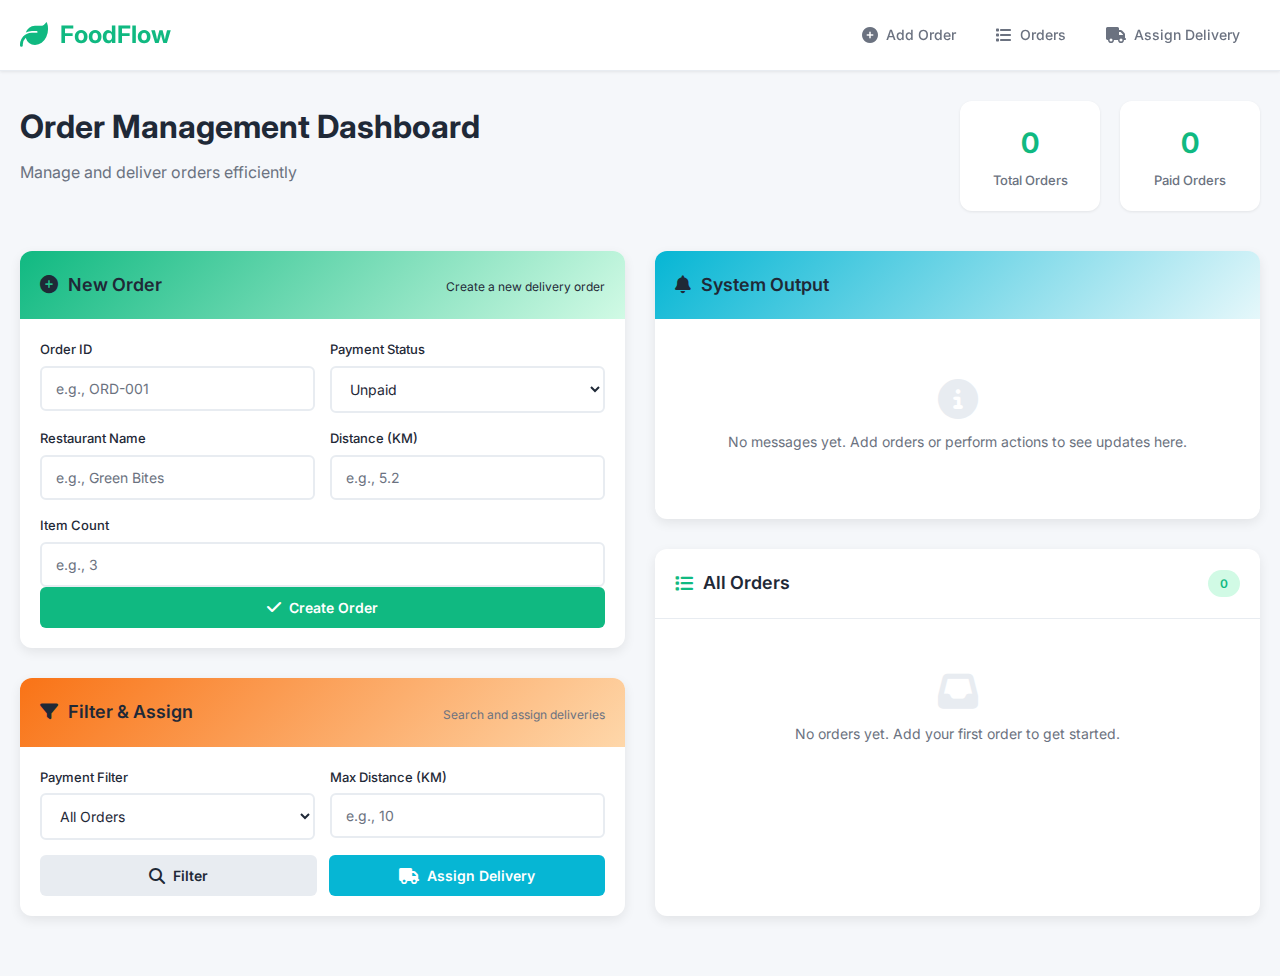
<file: index.html>
<!DOCTYPE html>
<html lang="en">

<head>
    <meta charset="UTF-8">
    <meta name="viewport" content="width=device-width, initial-scale=1.0">
    <title>Food Delivery Order Manager</title>
    <link rel="stylesheet" href="https://cdnjs.cloudflare.com/ajax/libs/font-awesome/6.4.0/css/all.min.css">
    <link href="https://fonts.googleapis.com/css2?family=Poppins:wght@400;500;600;700&family=Inter:wght@400;500;600&display=swap" rel="stylesheet">
    <link rel="stylesheet" href="style.css">
</head>

<body>
    <!-- NAVIGATION BAR -->
    <nav class="navbar">
        <div class="nav-container">
            <div class="nav-brand">
                <i class="fas fa-leaf"></i>
                <span>FoodFlow</span>
            </div>
            <ul class="nav-menu">
                <li>
                    <a href="add-order.html" class="nav-link">
                        <i class="fas fa-plus-circle"></i> Add Order
                    </a>
                </li>
                <li>
                    <a href="orders.html" class="nav-link">
                        <i class="fas fa-list"></i> Orders
                    </a>
                </li>
                <li>
                    <a href="assign-delivery.html" class="nav-link">
                        <i class="fas fa-truck"></i> Assign Delivery
                    </a>
                </li>
            </ul>
        </div>
    </nav>

    <!-- MAIN CONTAINER -->
    <div class="main-container">
        <div class="dashboard">
            <!-- WELCOME HEADER -->
            <div class="welcome-header">
                <div>
                    <h1>Order Management Dashboard</h1>
                    <p class="subtitle">Manage and deliver orders efficiently</p>
                </div>
                <div class="header-stats">
                    <div class="stat-item">
                        <span class="stat-number" id="totalOrders">0</span>
                        <span class="stat-label">Total Orders</span>
                    </div>
                    <div class="stat-item">
                        <span class="stat-number" id="paidOrders">0</span>
                        <span class="stat-label">Paid Orders</span>
                    </div>
                </div>
            </div>

            <!-- TWO COLUMN LAYOUT -->
            <div class="content-grid">
                <!-- LEFT PANEL -->
                <div class="left-panel">
                    <!-- ADD ORDER FORM CARD -->
                    <div class="card add-order-card" id="add-order">
                        <div class="card-header">
                            <h2><i class="fas fa-plus-circle"></i> New Order</h2>
                            <p class="card-subtitle">Create a new delivery order</p>
                        </div>
                        <form class="form-group" onsubmit="addOrder(event)">
                            <div class="form-row">
                                <div class="form-field">
                                    <label>Order ID</label>
                                    <input type="text" id="orderId" placeholder="e.g., ORD-001" class="form-input">
                                </div>
                                <div class="form-field">
                                    <label>Payment Status</label>
                                    <select id="isPaid" class="form-input">
                                        <option value="false">Unpaid</option>
                                        <option value="true">Paid</option>
                                    </select>
                                </div>
                            </div>

                            <div class="form-row">
                                <div class="form-field">
                                    <label>Restaurant Name</label>
                                    <input type="text" id="restaurantName" placeholder="e.g., Green Bites" class="form-input">
                                </div>
                                <div class="form-field">
                                    <label>Distance (KM)</label>
                                    <input type="number" id="distance" placeholder="e.g., 5.2" step="0.1" class="form-input">
                                </div>
                            </div>

                            <div class="form-field">
                                <label>Item Count</label>
                                <input type="number" id="itemCount" placeholder="e.g., 3" class="form-input">
                            </div>

                            <button type="submit" class="btn btn-primary btn-block">
                                <i class="fas fa-check"></i> Create Order
                            </button>
                        </form>
                    </div>

                    <!-- FILTER & ASSIGN SECTION -->
                    <div class="card filter-card" id="assign">
                        <div class="card-header">
                            <h2><i class="fas fa-filter"></i> Filter & Assign</h2>
                            <p class="card-subtitle">Search and assign deliveries</p>
                        </div>
                        <div class="filter-section">
                            <div class="form-row">
                                <div class="form-field">
                                    <label>Payment Filter</label>
                                    <select id="filterPaid" class="form-input">
                                        <option value="all">All Orders</option>
                                        <option value="paid">Paid Only</option>
                                        <option value="unpaid">Unpaid Only</option>
                                    </select>
                                </div>
                                <div class="form-field">
                                    <label>Max Distance (KM)</label>
                                    <input type="number" id="maxDistance" placeholder="e.g., 10" step="0.1" class="form-input">
                                </div>
                            </div>

                            <div class="button-group">
                                <button onclick="filterOrders()" class="btn btn-secondary">
                                    <i class="fas fa-search"></i> Filter
                                </button>
                                <button onclick="assignDelivery()" class="btn btn-success">
                                    <i class="fas fa-truck"></i> Assign Delivery
                                </button>
                            </div>
                        </div>
                    </div>
                </div>

                <!-- RIGHT PANEL -->
                <div class="right-panel">
                    <!-- OUTPUT PANEL -->
                    <div class="card output-card" id="output-card">
                        <div class="card-header">
                            <h2><i class="fas fa-bell"></i> System Output</h2>
                        </div>
                        <div class="output-content" id="output">
                            <div class="empty-state">
                                <i class="fas fa-info-circle"></i>
                                <p>No messages yet. Add orders or perform actions to see updates here.</p>
                            </div>
                        </div>
                    </div>

                    <!-- ORDERS LIST -->
                    <div class="card orders-card" id="orders">
                        <div class="card-header">
                            <h2><i class="fas fa-list"></i> All Orders</h2>
                            <span class="order-count" id="orderCount">0</span>
                        </div>
                        <div class="orders-list-container">
                            <ul class="orders-list" id="orderList">
                                <li class="empty-list">
                                    <i class="fas fa-inbox"></i>
                                    <p>No orders yet. Add your first order to get started.</p>
                                </li>
                            </ul>
                        </div>
                    </div>
                </div>
            </div>
        </div>
    </div>
    </div>
    </div>
    </div>

    <script src="script.js"></script>
</body>

</html>
</file>
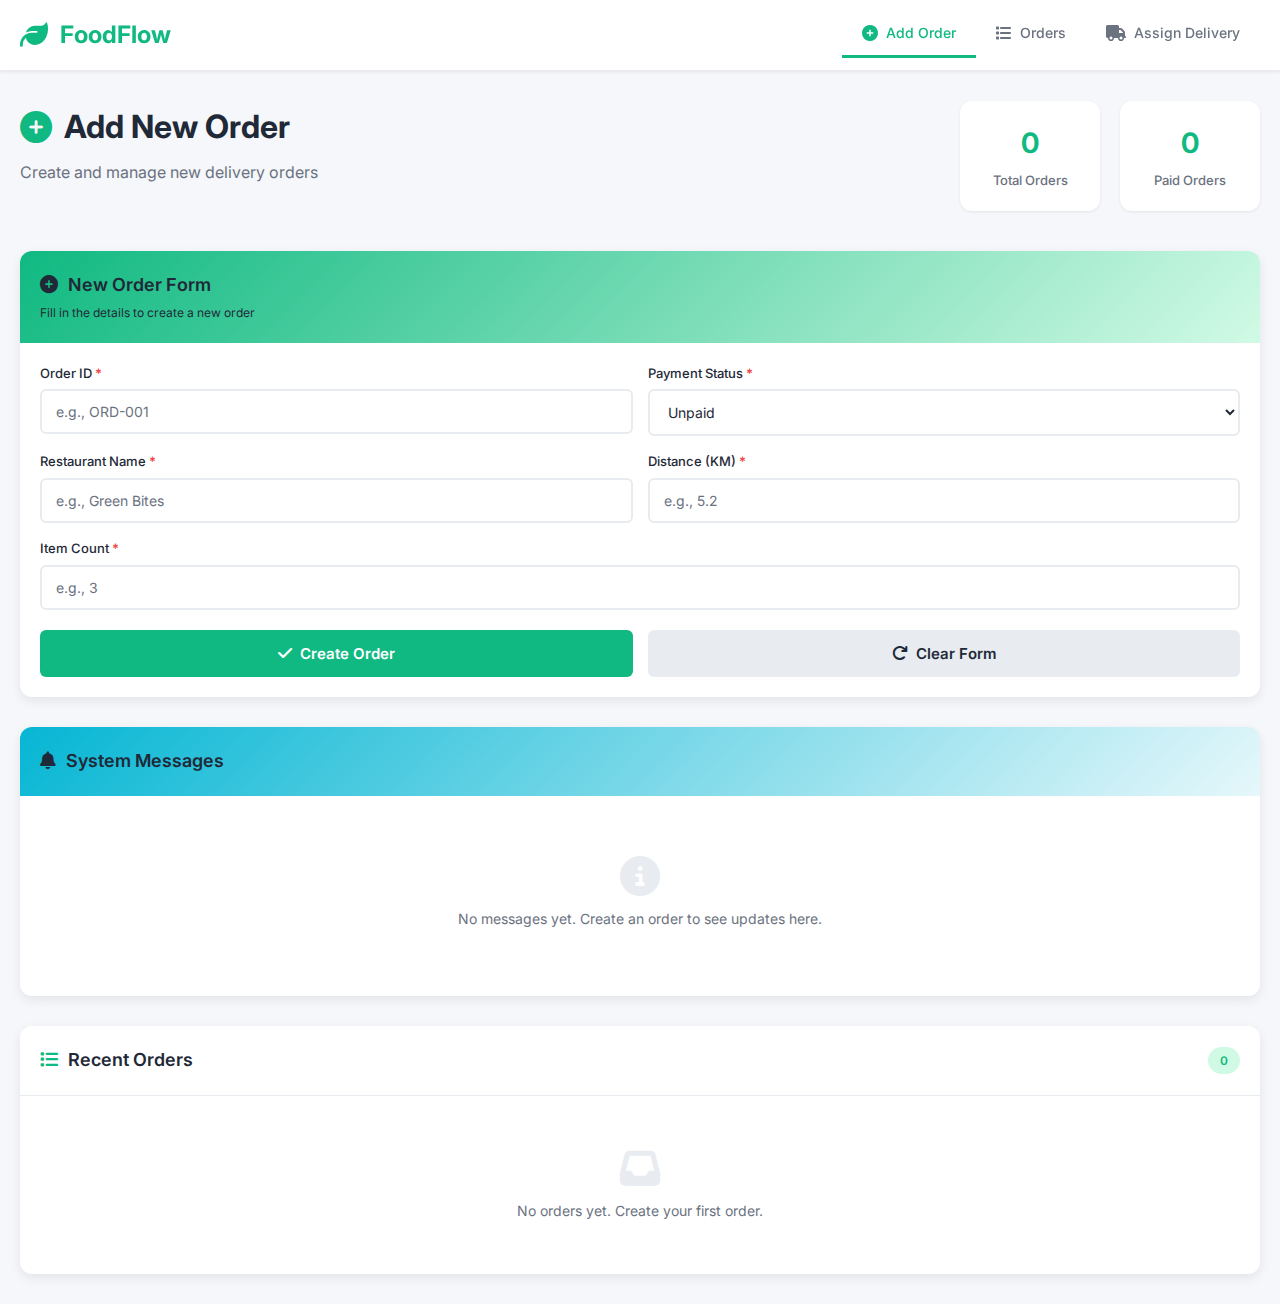
<file: add-order.html>
<!DOCTYPE html>
<html lang="en">

<head>
    <meta charset="UTF-8">
    <meta name="viewport" content="width=device-width, initial-scale=1.0">
    <title>Add Order - FoodFlow</title>
    <link rel="stylesheet" href="https://cdnjs.cloudflare.com/ajax/libs/font-awesome/6.4.0/css/all.min.css">
    <link href="https://fonts.googleapis.com/css2?family=Poppins:wght@400;500;600;700&family=Inter:wght@400;500;600&display=swap" rel="stylesheet">
    <link rel="stylesheet" href="style.css">
</head>

<body>
    <!-- NAVIGATION BAR -->
    <nav class="navbar">
        <div class="nav-container">
            <div class="nav-brand">
                <i class="fas fa-leaf"></i>
                <span>FoodFlow</span>
            </div>
            <ul class="nav-menu">
                <li>
                    <a href="add-order.html" class="nav-link active">
                        <i class="fas fa-plus-circle"></i> Add Order
                    </a>
                </li>
                <li>
                    <a href="orders.html" class="nav-link">
                        <i class="fas fa-list"></i> Orders
                    </a>
                </li>
                <li>
                    <a href="assign-delivery.html" class="nav-link">
                        <i class="fas fa-truck"></i> Assign Delivery
                    </a>
                </li>
            </ul>
        </div>
    </nav>

    <!-- MAIN CONTAINER -->
    <div class="main-container">
        <div class="dashboard">
            <!-- PAGE HEADER -->
            <div class="page-header">
                <div>
                    <h1><i class="fas fa-plus-circle"></i> Add New Order</h1>
                    <p class="subtitle">Create and manage new delivery orders</p>
                </div>
                <div class="header-stats">
                    <div class="stat-item">
                        <span class="stat-number" id="totalOrders">0</span>
                        <span class="stat-label">Total Orders</span>
                    </div>
                    <div class="stat-item">
                        <span class="stat-number" id="paidOrders">0</span>
                        <span class="stat-label">Paid Orders</span>
                    </div>
                </div>
            </div>

            <!-- CONTENT AREA -->
            <div class="single-column-layout">
                <!-- ADD ORDER FORM CARD -->
                <div class="card add-order-card">
                    <div class="card-header">
                        <div>
                            <h2><i class="fas fa-plus-circle"></i> New Order Form</h2>
                            <p class="card-subtitle">Fill in the details to create a new order</p>
                        </div>
                    </div>
                    <form class="form-group" onsubmit="addOrder(event)">
                        <div class="form-row">
                            <div class="form-field">
                                <label>Order ID <span class="required">*</span></label>
                                <input type="text" id="orderId" placeholder="e.g., ORD-001" class="form-input" required>
                            </div>
                            <div class="form-field">
                                <label>Payment Status <span class="required">*</span></label>
                                <select id="isPaid" class="form-input" required>
                                    <option value="false">Unpaid</option>
                                    <option value="true">Paid</option>
                                </select>
                            </div>
                        </div>

                        <div class="form-row">
                            <div class="form-field">
                                <label>Restaurant Name <span class="required">*</span></label>
                                <input type="text" id="restaurantName" placeholder="e.g., Green Bites" class="form-input" required>
                            </div>
                            <div class="form-field">
                                <label>Distance (KM) <span class="required">*</span></label>
                                <input type="number" id="distance" placeholder="e.g., 5.2" step="0.1" min="0" class="form-input" required>
                            </div>
                        </div>

                        <div class="form-field">
                            <label>Item Count <span class="required">*</span></label>
                            <input type="number" id="itemCount" placeholder="e.g., 3" min="1" class="form-input" required>
                        </div>

                        <div class="form-actions">
                            <button type="submit" class="btn btn-primary btn-lg">
                                <i class="fas fa-check"></i> Create Order
                            </button>
                            <button type="reset" class="btn btn-secondary btn-lg">
                                <i class="fas fa-redo"></i> Clear Form
                            </button>
                        </div>
                    </form>
                </div>

                <!-- OUTPUT PANEL -->
                <div class="card output-card">
                    <div class="card-header">
                        <h2><i class="fas fa-bell"></i> System Messages</h2>
                    </div>
                    <div class="output-content" id="output">
                        <div class="empty-state">
                            <i class="fas fa-info-circle"></i>
                            <p>No messages yet. Create an order to see updates here.</p>
                        </div>
                    </div>
                </div>

                <!-- RECENT ORDERS -->
                <div class="card orders-card">
                    <div class="card-header">
                        <h2><i class="fas fa-list"></i> Recent Orders</h2>
                        <span class="order-count" id="orderCount">0</span>
                    </div>
                    <div class="orders-list-container">
                        <ul class="orders-list" id="orderList">
                            <li class="empty-list">
                                <i class="fas fa-inbox"></i>
                                <p>No orders yet. Create your first order.</p>
                            </li>
                        </ul>
                    </div>
                </div>
            </div>
        </div>
    </div>

    <script src="script.js"></script>
</body>

</html>
</file>
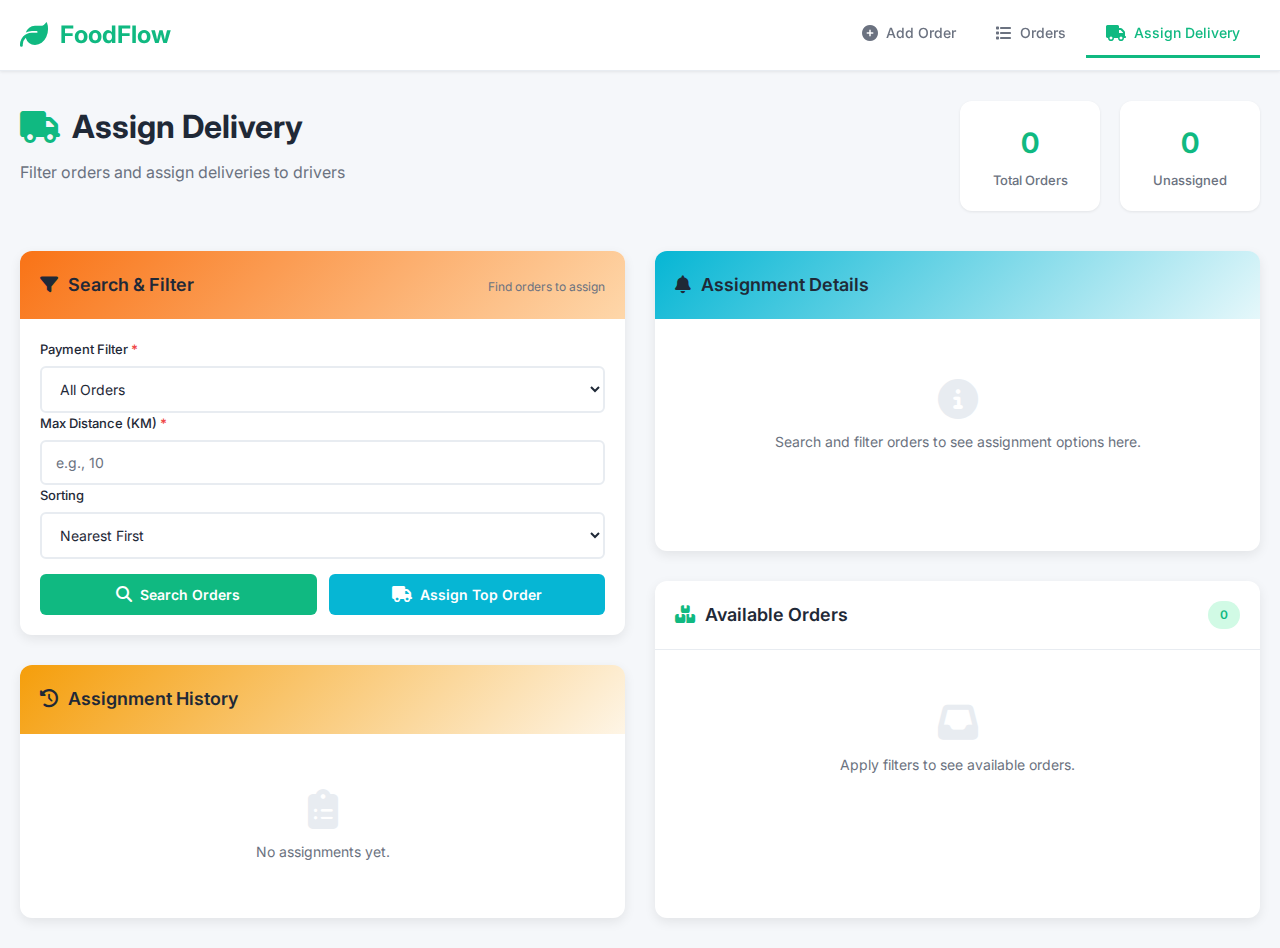
<file: assign-delivery.html>
<!DOCTYPE html>
<html lang="en">

<head>
    <meta charset="UTF-8">
    <meta name="viewport" content="width=device-width, initial-scale=1.0">
    <title>Assign Delivery - FoodFlow</title>
    <link rel="stylesheet" href="https://cdnjs.cloudflare.com/ajax/libs/font-awesome/6.4.0/css/all.min.css">
    <link href="https://fonts.googleapis.com/css2?family=Poppins:wght@400;500;600;700&family=Inter:wght@400;500;600&display=swap" rel="stylesheet">
    <link rel="stylesheet" href="style.css">
</head>

<body>
    <!-- NAVIGATION BAR -->
    <nav class="navbar">
        <div class="nav-container">
            <div class="nav-brand">
                <i class="fas fa-leaf"></i>
                <span>FoodFlow</span>
            </div>
            <ul class="nav-menu">
                <li>
                    <a href="add-order.html" class="nav-link">
                        <i class="fas fa-plus-circle"></i> Add Order
                    </a>
                </li>
                <li>
                    <a href="orders.html" class="nav-link">
                        <i class="fas fa-list"></i> Orders
                    </a>
                </li>
                <li>
                    <a href="assign-delivery.html" class="nav-link active">
                        <i class="fas fa-truck"></i> Assign Delivery
                    </a>
                </li>
            </ul>
        </div>
    </nav>

    <!-- MAIN CONTAINER -->
    <div class="main-container">
        <div class="dashboard">
            <!-- PAGE HEADER -->
            <div class="page-header">
                <div>
                    <h1><i class="fas fa-truck"></i> Assign Delivery</h1>
                    <p class="subtitle">Filter orders and assign deliveries to drivers</p>
                </div>
                <div class="header-stats">
                    <div class="stat-item">
                        <span class="stat-number" id="totalOrders">0</span>
                        <span class="stat-label">Total Orders</span>
                    </div>
                    <div class="stat-item">
                        <span class="stat-number" id="unassignedOrders">0</span>
                        <span class="stat-label">Unassigned</span>
                    </div>
                </div>
            </div>

            <!-- CONTENT AREA -->
            <div class="assign-layout">
                <!-- LEFT: FILTER & ASSIGN PANEL -->
                <div class="assign-left-panel">
                    <!-- FILTER CARD -->
                    <div class="card filter-card">
                        <div class="card-header">
                            <h2><i class="fas fa-filter"></i> Search & Filter</h2>
                            <p class="card-subtitle">Find orders to assign</p>
                        </div>
                        <div class="filter-section">
                            <div class="form-field">
                                <label>Payment Filter <span class="required">*</span></label>
                                <select id="filterPaid" class="form-input">
                                    <option value="all">All Orders</option>
                                    <option value="paid">Paid Only</option>
                                    <option value="unpaid">Unpaid Only</option>
                                </select>
                            </div>

                            <div class="form-field">
                                <label>Max Distance (KM) <span class="required">*</span></label>
                                <input type="number" id="maxDistance" placeholder="e.g., 10" step="0.1" min="0" class="form-input" required>
                            </div>

                            <div class="form-field">
                                <label>Sorting</label>
                                <select id="sortBy" class="form-input">
                                    <option value="distance">Nearest First</option>
                                    <option value="latest">Latest First</option>
                                    <option value="items">Most Items</option>
                                </select>
                            </div>

                            <div class="button-group">
                                <button onclick="filterOrders()" class="btn btn-primary btn-block">
                                    <i class="fas fa-search"></i> Search Orders
                                </button>
                                <button onclick="assignDelivery()" class="btn btn-success btn-block">
                                    <i class="fas fa-truck"></i> Assign Top Order
                                </button>
                            </div>
                        </div>
                    </div>

                    <!-- ASSIGNMENT HISTORY -->
                    <div class="card history-card">
                        <div class="card-header">
                            <h2><i class="fas fa-history"></i> Assignment History</h2>
                        </div>
                        <div class="history-content" id="assignmentHistory">
                            <div class="empty-state">
                                <i class="fas fa-clipboard-list"></i>
                                <p>No assignments yet.</p>
                            </div>
                        </div>
                    </div>
                </div>

                <!-- RIGHT: RESULTS & OUTPUT PANEL -->
                <div class="assign-right-panel">
                    <!-- SYSTEM OUTPUT -->
                    <div class="card output-card output-card-large">
                        <div class="card-header">
                            <h2><i class="fas fa-bell"></i> Assignment Details</h2>
                        </div>
                        <div class="output-content" id="output">
                            <div class="empty-state">
                                <i class="fas fa-info-circle"></i>
                                <p>Search and filter orders to see assignment options here.</p>
                            </div>
                        </div>
                    </div>

                    <!-- AVAILABLE ORDERS -->
                    <div class="card orders-card">
                        <div class="card-header">
                            <h2><i class="fas fa-boxes"></i> Available Orders</h2>
                            <span class="order-count" id="availableCount">0</span>
                        </div>
                        <div class="orders-list-container">
                            <ul class="orders-list" id="availableOrdersList">
                                <li class="empty-list">
                                    <i class="fas fa-inbox"></i>
                                    <p>Apply filters to see available orders.</p>
                                </li>
                            </ul>
                        </div>
                    </div>
                </div>
            </div>
        </div>
    </div>

    <script src="script.js"></script>
</body>

</html>
</file>
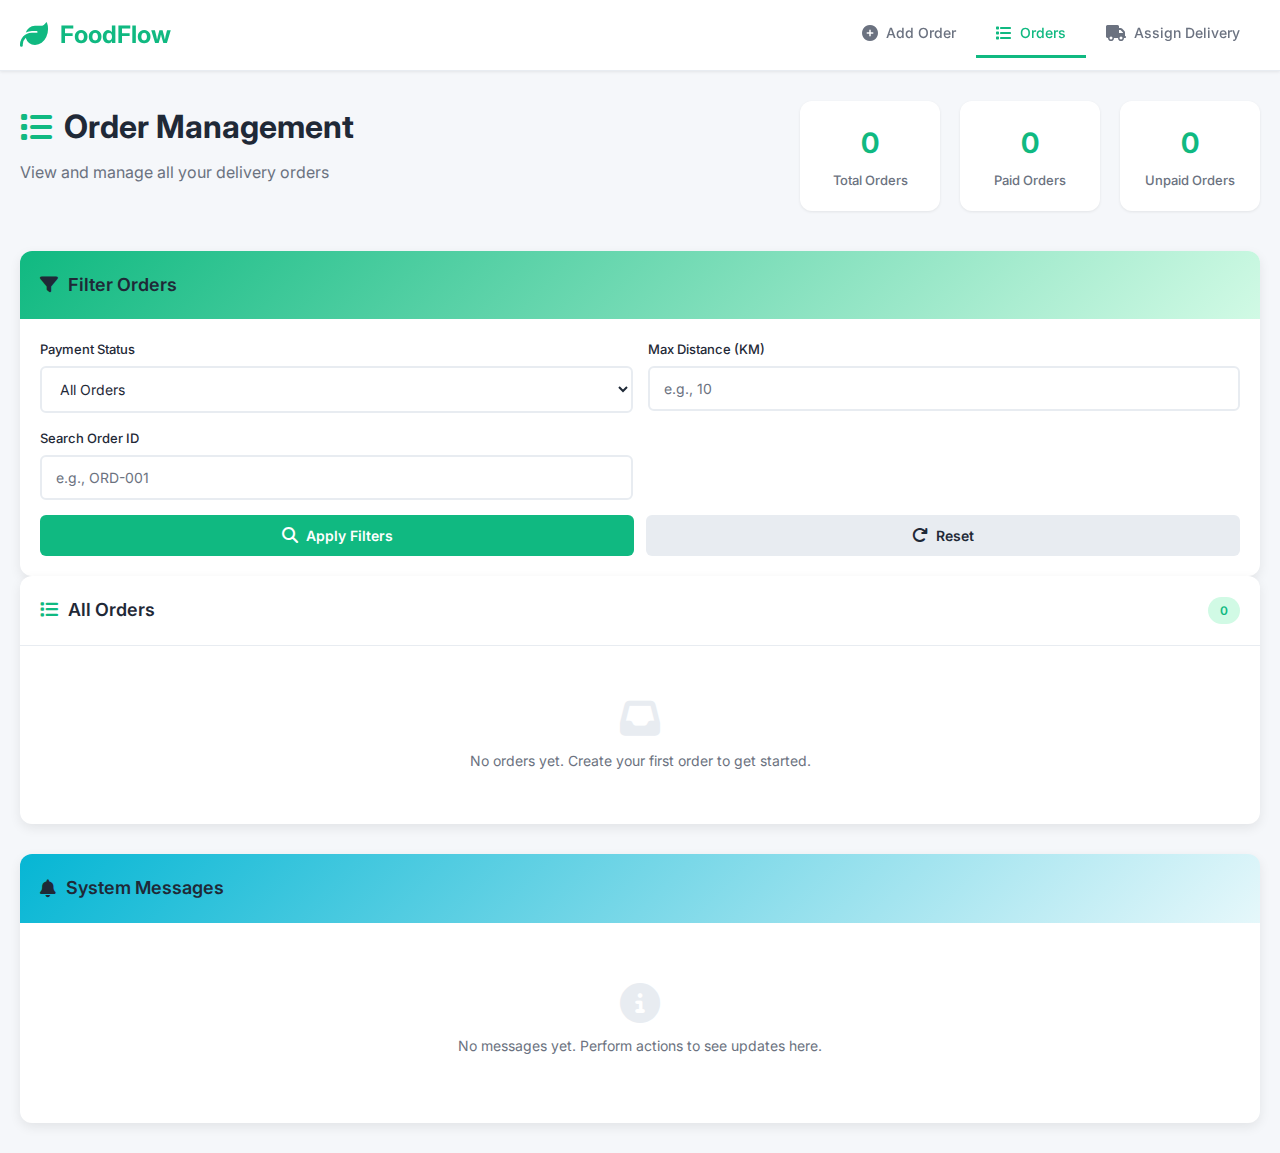
<file: orders.html>
<!DOCTYPE html>
<html lang="en">

<head>
    <meta charset="UTF-8">
    <meta name="viewport" content="width=device-width, initial-scale=1.0">
    <title>Orders - FoodFlow</title>
    <link rel="stylesheet" href="https://cdnjs.cloudflare.com/ajax/libs/font-awesome/6.4.0/css/all.min.css">
    <link href="https://fonts.googleapis.com/css2?family=Poppins:wght@400;500;600;700&family=Inter:wght@400;500;600&display=swap" rel="stylesheet">
    <link rel="stylesheet" href="style.css">
</head>

<body>
    <!-- NAVIGATION BAR -->
    <nav class="navbar">
        <div class="nav-container">
            <div class="nav-brand">
                <i class="fas fa-leaf"></i>
                <span>FoodFlow</span>
            </div>
            <ul class="nav-menu">
                <li>
                    <a href="add-order.html" class="nav-link">
                        <i class="fas fa-plus-circle"></i> Add Order
                    </a>
                </li>
                <li>
                    <a href="orders.html" class="nav-link active">
                        <i class="fas fa-list"></i> Orders
                    </a>
                </li>
                <li>
                    <a href="assign-delivery.html" class="nav-link">
                        <i class="fas fa-truck"></i> Assign Delivery
                    </a>
                </li>
            </ul>
        </div>
    </nav>

    <!-- MAIN CONTAINER -->
    <div class="main-container">
        <div class="dashboard">
            <!-- PAGE HEADER -->
            <div class="page-header">
                <div>
                    <h1><i class="fas fa-list"></i> Order Management</h1>
                    <p class="subtitle">View and manage all your delivery orders</p>
                </div>
                <div class="header-stats">
                    <div class="stat-item">
                        <span class="stat-number" id="totalOrders">0</span>
                        <span class="stat-label">Total Orders</span>
                    </div>
                    <div class="stat-item">
                        <span class="stat-number" id="paidOrders">0</span>
                        <span class="stat-label">Paid Orders</span>
                    </div>
                    <div class="stat-item">
                        <span class="stat-number" id="unpaidOrders">0</span>
                        <span class="stat-label">Unpaid Orders</span>
                    </div>
                </div>
            </div>

            <!-- FILTER SECTION -->
            <div class="filter-container card">
                <div class="card-header">
                    <h2><i class="fas fa-filter"></i> Filter Orders</h2>
                </div>
                <div class="filter-content">
                    <div class="form-row">
                        <div class="form-field">
                            <label>Payment Status</label>
                            <select id="filterPaid" class="form-input">
                                <option value="all">All Orders</option>
                                <option value="paid">Paid Only</option>
                                <option value="unpaid">Unpaid Only</option>
                            </select>
                        </div>
                        <div class="form-field">
                            <label>Max Distance (KM)</label>
                            <input type="number" id="filterDistance" placeholder="e.g., 10" step="0.1" min="0" class="form-input">
                        </div>
                        <div class="form-field">
                            <label>Search Order ID</label>
                            <input type="text" id="searchOrderId" placeholder="e.g., ORD-001" class="form-input">
                        </div>
                    </div>
                    <div class="button-group">
                        <button onclick="filterOrders()" class="btn btn-primary">
                            <i class="fas fa-search"></i> Apply Filters
                        </button>
                        <button onclick="resetFilters()" class="btn btn-secondary">
                            <i class="fas fa-redo"></i> Reset
                        </button>
                    </div>
                </div>
            </div>

            <!-- CONTENT AREA -->
            <div class="single-column-layout">
                <!-- ORDERS LIST -->
                <div class="card orders-card">
                    <div class="card-header">
                        <h2><i class="fas fa-list"></i> All Orders</h2>
                        <span class="order-count" id="orderCount">0</span>
                    </div>
                    <div class="orders-list-container">
                        <ul class="orders-list" id="orderList">
                            <li class="empty-list">
                                <i class="fas fa-inbox"></i>
                                <p>No orders yet. Create your first order to get started.</p>
                            </li>
                        </ul>
                    </div>
                </div>

                <!-- SYSTEM OUTPUT -->
                <div class="card output-card">
                    <div class="card-header">
                        <h2><i class="fas fa-bell"></i> System Messages</h2>
                    </div>
                    <div class="output-content" id="output">
                        <div class="empty-state">
                            <i class="fas fa-info-circle"></i>
                            <p>No messages yet. Perform actions to see updates here.</p>
                        </div>
                    </div>
                </div>
            </div>
        </div>
    </div>

    <script src="script.js"></script>
</body>

</html>
</file>
<file: style.css>
* {
    margin: 0;
    padding: 0;
    box-sizing: border-box;
}

:root {
    --color-white: #ffffff;
    --color-light-gray: #f5f7fa;
    --color-gray: #e8ecf1;
    --color-dark-gray: #6b7280;
    --color-text: #1f2937;
    --color-primary: #10b981;
    --color-primary-light: #d1fae5;
    --color-accent: #f97316;
    --color-accent-light: #fed7aa;
    --color-success: #06b6d4;
    --color-warning: #f59e0b;
    --color-danger: #ef4444;
    --color-paid: #10b981;
    --color-unpaid: #f97316;
    --shadow-sm: 0 1px 3px rgba(0, 0, 0, 0.08);
    --shadow-md: 0 4px 12px rgba(0, 0, 0, 0.08);
    --shadow-lg: 0 10px 30px rgba(0, 0, 0, 0.1);
    --radius-sm: 6px;
    --radius-md: 12px;
    --radius-lg: 16px;
    --transition: all 0.3s cubic-bezier(0.4, 0, 0.2, 1);
}

body {
    font-family: 'Inter', 'Poppins', -apple-system, BlinkMacSystemFont, 'Segoe UI', sans-serif;
    background: var(--color-light-gray);
    color: var(--color-text);
    line-height: 1.6;
}


/* NAVIGATION */

.navbar {
    background: var(--color-white);
    border-bottom: 1px solid var(--color-gray);
    position: sticky;
    top: 0;
    z-index: 100;
    box-shadow: var(--shadow-sm);
}

.nav-container {
    max-width: 1400px;
    margin: 0 auto;
    display: flex;
    align-items: center;
    justify-content: space-between;
    padding: 0 20px;
    height: 70px;
}

.nav-brand {
    display: flex;
    align-items: center;
    gap: 12px;
    font-size: 24px;
    font-weight: 700;
    color: var(--color-primary);
    transition: var(--transition);
}

.nav-brand:hover {
    color: var(--color-accent);
}

.nav-brand i {
    font-size: 28px;
}

.nav-menu {
    display: flex;
    list-style: none;
    gap: 0;
    margin: 0;
}

.nav-link {
    display: flex;
    align-items: center;
    gap: 8px;
    padding: 10px 20px;
    text-decoration: none;
    color: var(--color-dark-gray);
    font-size: 14px;
    font-weight: 500;
    transition: var(--transition);
    position: relative;
}

.nav-link i {
    font-size: 16px;
}

.nav-link:hover {
    color: var(--color-primary);
}

.nav-link.active {
    color: var(--color-primary);
    border-bottom: 3px solid var(--color-primary);
}


/* MAIN CONTAINER */

.main-container {
    max-width: 1400px;
    margin: 0 auto;
    padding: 30px 20px;
}

.dashboard {
    width: 100%;
}


/* WELCOME HEADER */

.welcome-header {
    display: flex;
    justify-content: space-between;
    align-items: flex-start;
    margin-bottom: 40px;
    flex-wrap: wrap;
    gap: 20px;
}

.welcome-header h1 {
    font-size: 32px;
    font-weight: 700;
    color: var(--color-text);
    margin-bottom: 8px;
}

.subtitle {
    color: var(--color-dark-gray);
    font-size: 16px;
}

.header-stats {
    display: flex;
    gap: 20px;
    flex-wrap: wrap;
}

.stat-item {
    background: var(--color-white);
    padding: 20px;
    border-radius: var(--radius-md);
    box-shadow: var(--shadow-sm);
    text-align: center;
    min-width: 140px;
}

.stat-number {
    display: block;
    font-size: 28px;
    font-weight: 700;
    color: var(--color-primary);
    margin-bottom: 4px;
}

.stat-label {
    display: block;
    font-size: 13px;
    color: var(--color-dark-gray);
    font-weight: 500;
}


/* CONTENT GRID */

.content-grid {
    display: grid;
    grid-template-columns: 1fr 1fr;
    gap: 30px;
    margin-bottom: 30px;
}


/* LEFT & RIGHT PANELS */

.left-panel,
.right-panel {
    display: flex;
    flex-direction: column;
    gap: 30px;
}


/* CARDS */

.card {
    background: var(--color-white);
    border-radius: var(--radius-md);
    box-shadow: var(--shadow-md);
    overflow: hidden;
    transition: var(--transition);
}

.card:hover {
    box-shadow: var(--shadow-lg);
    transform: translateY(-2px);
}

.card-header {
    padding: 20px;
    border-bottom: 1px solid var(--color-gray);
    display: flex;
    justify-content: space-between;
    align-items: center;
}

.card-header h2 {
    font-size: 18px;
    font-weight: 600;
    color: var(--color-text);
    display: flex;
    align-items: center;
    gap: 10px;
}

.card-header h2 i {
    color: var(--color-primary);
}

.card-subtitle {
    font-size: 12px;
    color: var(--color-dark-gray);
    margin-top: 4px;
}

.order-count {
    background: var(--color-primary-light);
    color: var(--color-primary);
    padding: 4px 12px;
    border-radius: 20px;
    font-size: 12px;
    font-weight: 600;
}


/* ADD ORDER CARD */

.add-order-card {
    padding: 0;
}

.add-order-card .card-header {
    background: linear-gradient(135deg, var(--color-primary) 0%, var(--color-primary-light) 100%);
    border: none;
}

.add-order-card .card-header h2,
.add-order-card .card-header .card-subtitle {
    color: var(--color-text);
}

.add-order-card .card-header h2 i {
    color: var(--color-text);
}


/* FILTER CARD */

.filter-card {
    padding: 0;
}

.filter-card .card-header {
    background: linear-gradient(135deg, var(--color-accent) 0%, var(--color-accent-light) 100%);
    border: none;
}

.filter-card .card-header h2 i {
    color: var(--color-text);
}

.filter-section {
    padding: 20px;
}


/* FORMS */

.form-group {
    padding: 20px;
}

.form-row {
    display: grid;
    grid-template-columns: 1fr 1fr;
    gap: 15px;
    margin-bottom: 15px;
}

.form-field {
    display: flex;
    flex-direction: column;
    gap: 6px;
}

.form-field label {
    font-size: 13px;
    font-weight: 500;
    color: var(--color-text);
}

.form-input {
    padding: 12px 14px;
    border: 2px solid var(--color-gray);
    border-radius: var(--radius-sm);
    font-size: 14px;
    font-family: 'Inter', -apple-system, BlinkMacSystemFont, 'Segoe UI', sans-serif;
    color: var(--color-text);
    transition: var(--transition);
    background: var(--color-white);
}

.form-input:focus {
    outline: none;
    border-color: var(--color-primary);
    box-shadow: 0 0 0 3px rgba(16, 185, 129, 0.1);
}

.form-input::placeholder {
    color: var(--color-dark-gray);
}

.form-row:last-child {
    margin-bottom: 0;
}

.form-field:only-child {
    grid-column: 1 / -1;
}


/* BUTTONS */

.button-group {
    display: grid;
    grid-template-columns: 1fr 1fr;
    gap: 12px;
    margin-top: 15px;
}

.btn {
    padding: 12px 20px;
    border: none;
    border-radius: var(--radius-sm);
    font-size: 14px;
    font-weight: 600;
    cursor: pointer;
    transition: var(--transition);
    display: inline-flex;
    align-items: center;
    justify-content: center;
    gap: 8px;
    font-family: 'Inter', -apple-system, BlinkMacSystemFont, 'Segoe UI', sans-serif;
}

.btn i {
    font-size: 16px;
}

.btn-primary {
    background: var(--color-primary);
    color: var(--color-white);
}

.btn-primary:hover {
    background: #059669;
    transform: translateY(-2px);
    box-shadow: 0 4px 12px rgba(16, 185, 129, 0.3);
}

.btn-secondary {
    background: var(--color-gray);
    color: var(--color-text);
}

.btn-secondary:hover {
    background: #d1d5db;
    transform: translateY(-2px);
}

.btn-success {
    background: var(--color-success);
    color: var(--color-white);
}

.btn-success:hover {
    background: #0891b2;
    transform: translateY(-2px);
    box-shadow: 0 4px 12px rgba(6, 182, 212, 0.3);
}

.btn-block {
    width: 100%;
}


/* OUTPUT CARD */

.output-card {
    padding: 0;
    min-height: 200px;
}

.output-card .card-header {
    background: linear-gradient(135deg, var(--color-success) 0%, rgba(6, 182, 212, 0.1) 100%);
    border: none;
}

.output-card .card-header h2 i {
    color: var(--color-text);
}

.output-content {
    padding: 20px;
    min-height: 200px;
    max-height: 400px;
    overflow-y: auto;
}

.empty-state {
    text-align: center;
    padding: 40px 20px;
    color: var(--color-dark-gray);
}

.empty-state i {
    font-size: 40px;
    color: var(--color-gray);
    margin-bottom: 12px;
    display: block;
}

.empty-state p {
    font-size: 14px;
}

.output-message {
    background: var(--color-light-gray);
    border-left: 4px solid var(--color-primary);
    padding: 12px;
    border-radius: var(--radius-sm);
    margin-bottom: 10px;
    font-size: 13px;
    animation: slideIn 0.3s ease-out;
}

.output-message.success {
    border-left-color: var(--color-primary);
    background: rgba(16, 185, 129, 0.05);
}

.output-message.warning {
    border-left-color: var(--color-accent);
    background: rgba(249, 115, 22, 0.05);
}

.output-message.error {
    border-left-color: var(--color-danger);
    background: rgba(239, 68, 68, 0.05);
}

@keyframes slideIn {
    from {
        opacity: 0;
        transform: translateX(-10px);
    }
    to {
        opacity: 1;
        transform: translateX(0);
    }
}


/* ORDERS CARD */

.orders-card {
    padding: 0;
    flex: 1;
    display: flex;
    flex-direction: column;
}

.orders-list-container {
    flex: 1;
    overflow-y: auto;
    max-height: 600px;
}

.orders-list {
    list-style: none;
    padding: 12px;
    margin: 0;
}

.orders-list li {
    margin-bottom: 12px;
}

.orders-list li:last-child {
    margin-bottom: 0;
}

.empty-list {
    padding: 40px 20px;
    text-align: center;
    color: var(--color-dark-gray);
}

.empty-list i {
    font-size: 40px;
    color: var(--color-gray);
    margin-bottom: 12px;
    display: block;
}

.empty-list p {
    font-size: 14px;
}


/* ORDER ITEM */

.order-item {
    background: var(--color-light-gray);
    border: 1px solid var(--color-gray);
    border-radius: var(--radius-sm);
    padding: 14px;
    transition: var(--transition);
}

.order-item:hover {
    border-color: var(--color-primary);
    background: rgba(16, 185, 129, 0.03);
    transform: translateX(4px);
}

.order-header {
    display: flex;
    justify-content: space-between;
    align-items: flex-start;
    margin-bottom: 10px;
}

.order-id {
    font-weight: 600;
    color: var(--color-text);
    font-size: 14px;
}

.order-badge {
    padding: 4px 10px;
    border-radius: 20px;
    font-size: 11px;
    font-weight: 600;
    display: inline-flex;
    align-items: center;
    gap: 4px;
}

.badge-paid {
    background: rgba(16, 185, 129, 0.1);
    color: var(--color-paid);
}

.badge-unpaid {
    background: rgba(249, 115, 22, 0.1);
    color: var(--color-unpaid);
}

.order-details {
    display: grid;
    grid-template-columns: 1fr 1fr;
    gap: 8px;
    font-size: 12px;
    color: var(--color-dark-gray);
}

.order-detail {
    display: flex;
    align-items: center;
    gap: 6px;
}

.order-detail i {
    color: var(--color-primary);
    font-size: 13px;
}


/* RESPONSIVE */

@media (max-width: 1024px) {
    .content-grid {
        grid-template-columns: 1fr;
        gap: 20px;
    }
    .welcome-header {
        flex-direction: column;
    }
    .form-row {
        grid-template-columns: 1fr;
    }
    .button-group {
        grid-template-columns: 1fr;
    }
}

@media (max-width: 768px) {
    .nav-container {
        flex-direction: column;
        height: auto;
        padding: 12px 20px;
        gap: 12px;
    }
    .nav-brand {
        font-size: 20px;
    }
    .nav-menu {
        width: 100%;
        justify-content: space-around;
    }
    .welcome-header h1 {
        font-size: 24px;
    }
    .header-stats {
        width: 100%;
    }
    .stat-item {
        flex: 1;
    }
    .main-container {
        padding: 20px 12px;
    }
    .content-grid {
        grid-template-columns: 1fr;
    }
    .card-header {
        flex-direction: column;
        align-items: flex-start;
        gap: 8px;
    }
    .order-details {
        grid-template-columns: 1fr;
    }
}


/* NEW STYLES FOR SEPARATE PAGES */


/* PAGE HEADER */

.page-header {
    display: flex;
    justify-content: space-between;
    align-items: flex-start;
    margin-bottom: 40px;
    flex-wrap: wrap;
    gap: 20px;
}

.page-header h1 {
    font-size: 32px;
    font-weight: 700;
    color: var(--color-text);
    margin-bottom: 8px;
    display: flex;
    align-items: center;
    gap: 12px;
}

.page-header h1 i {
    color: var(--color-primary);
}


/* SINGLE COLUMN LAYOUT */

.single-column-layout {
    display: flex;
    flex-direction: column;
    gap: 30px;
}


/* ASSIGN LAYOUT */

.assign-layout {
    display: grid;
    grid-template-columns: 1fr 1fr;
    gap: 30px;
}

.assign-left-panel,
.assign-right-panel {
    display: flex;
    flex-direction: column;
    gap: 30px;
}


/* FILTER CONTAINER */

.filter-container {
    padding: 0;
}

.filter-container .card-header {
    background: linear-gradient(135deg, var(--color-primary) 0%, var(--color-primary-light) 100%);
    border: none;
}

.filter-container .card-header h2 {
    color: var(--color-text);
}

.filter-container .card-header h2 i {
    color: var(--color-text);
}

.filter-content {
    padding: 20px;
}


/* FORM REQUIRED FIELD */

.required {
    color: var(--color-danger);
    font-weight: 600;
}


/* FORM ACTIONS */

.form-actions {
    display: grid;
    grid-template-columns: 1fr 1fr;
    gap: 15px;
    margin-top: 20px;
}

.btn-lg {
    padding: 14px 24px;
    font-size: 15px;
}


/* HISTORY CARD */

.history-card {
    padding: 0;
    flex: 1;
}

.history-card .card-header {
    background: linear-gradient(135deg, var(--color-warning) 0%, rgba(245, 158, 11, 0.1) 100%);
    border: none;
}

.history-card .card-header h2 i {
    color: var(--color-text);
}

.history-content {
    padding: 15px;
    max-height: 300px;
    overflow-y: auto;
}

.history-item {
    background: var(--color-light-gray);
    padding: 12px;
    border-radius: var(--radius-sm);
    margin-bottom: 10px;
    border-left: 4px solid var(--color-success);
    font-size: 12px;
    color: var(--color-dark-gray);
}

.history-item strong {
    color: var(--color-text);
}

.history-item:last-child {
    margin-bottom: 0;
}


/* OUTPUT CARD LARGE */

.output-card-large {
    min-height: 300px;
}


/* RESPONSIVE FOR ASSIGN LAYOUT */

@media (max-width: 1200px) {
    .assign-layout {
        grid-template-columns: 1fr;
    }
}

@media (max-width: 768px) {
    .page-header {
        flex-direction: column;
    }
    .page-header h1 {
        font-size: 24px;
    }
    .assign-layout {
        grid-template-columns: 1fr;
    }
    .form-actions {
        grid-template-columns: 1fr;
    }
}
</file>
